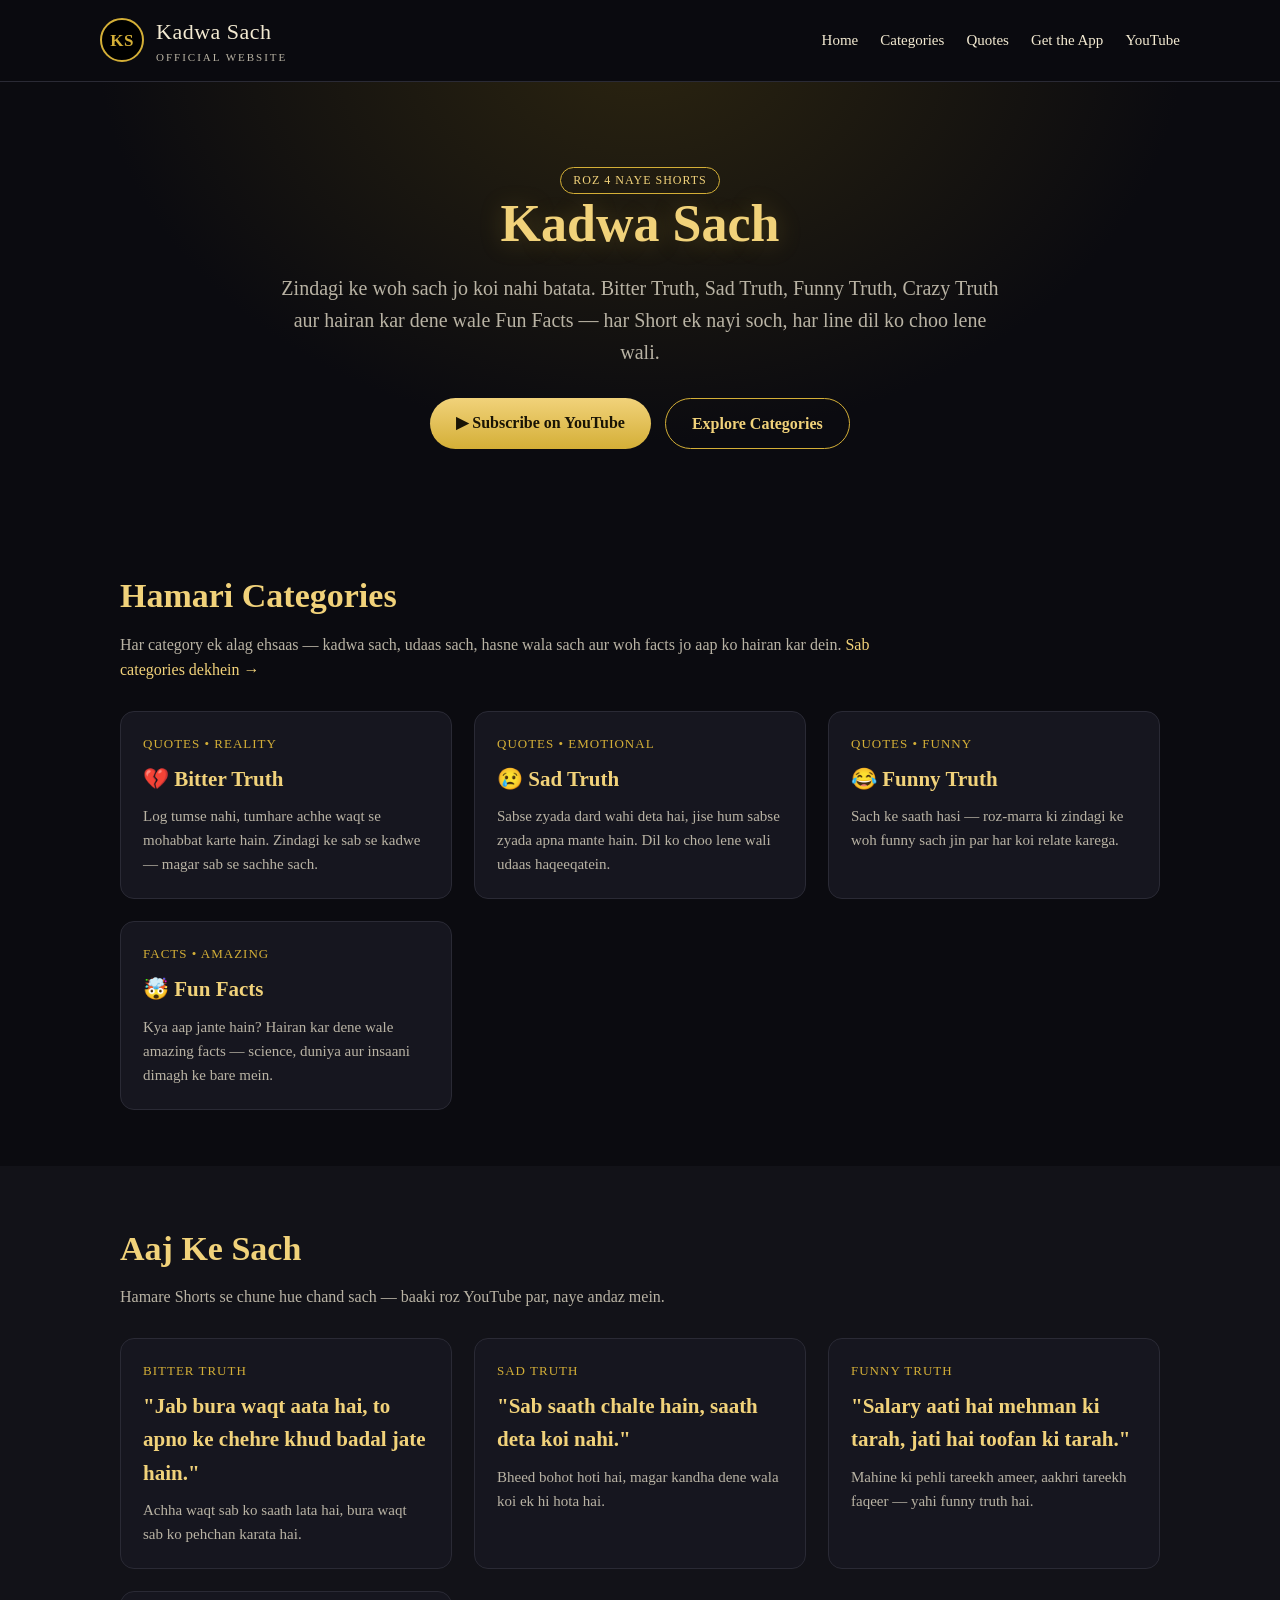
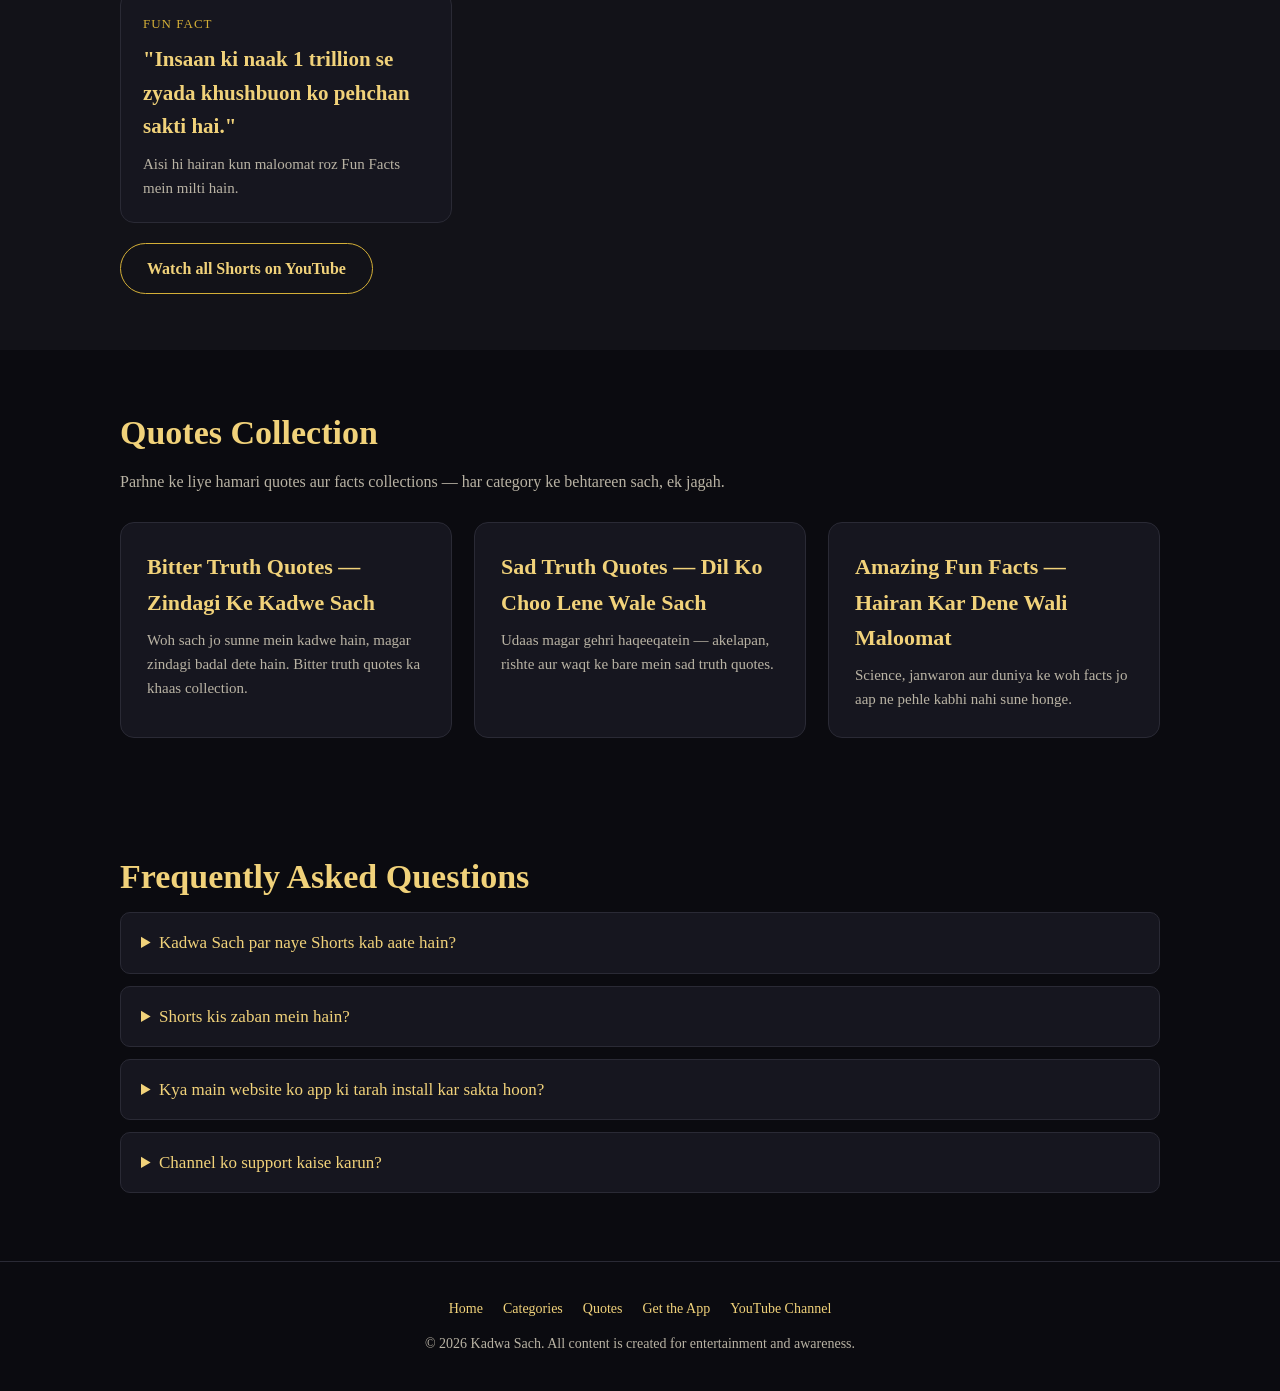
<file: index.html>
<!DOCTYPE html>
<html lang="en">
<head>
<meta charset="UTF-8">
<meta name="viewport" content="width=device-width, initial-scale=1.0">
<title>Kadwa Sach — Official Website | Bitter Truth, Sad Truth, Funny Truth & Fun Facts</title>
<meta name="description" content="Kadwa Sach official website. Roz naye Shorts: Bitter Truth, Sad Truth, Funny Truth, Crazy Truth aur amazing Fun Facts — Urdu/Hindi quotes jo dil ko choo jayein. Sach kadwa hota hai, magar zaroori hota hai.">
<meta name="keywords" content="Kadwa Sach, bitter truth, sad truth, funny truth, crazy truth, fun facts, urdu quotes, hindi quotes, zindagi ka sach, life truth, reality quotes, sachi baatein">
<link rel="canonical" href="https://kawishkhan402-spec.github.io/kadwa-sach/">
<meta property="og:type" content="website">
<meta property="og:site_name" content="Kadwa Sach">
<meta property="og:title" content="Kadwa Sach — Official Website">
<meta property="og:description" content="Bitter Truth, Sad Truth, Funny Truth aur Fun Facts — roz 4 naye Shorts. Sach kadwa hota hai, magar zaroori hota hai.">
<meta property="og:url" content="https://kawishkhan402-spec.github.io/kadwa-sach/">
<meta property="og:image" content="https://kawishkhan402-spec.github.io/kadwa-sach/icon-512.png">
<meta name="twitter:card" content="summary_large_image">
<meta name="theme-color" content="#0b0b10">
<link rel="icon" href="icon-192.png">
<link rel="apple-touch-icon" href="icon-192.png">
<link rel="manifest" href="manifest.json">
<link rel="stylesheet" href="style.css">
<script type="application/ld+json">
{"@context":"https://schema.org","@type":"WebSite","name":"Kadwa Sach","url":"https://kawishkhan402-spec.github.io/kadwa-sach/","description":"Official website of the Kadwa Sach YouTube channel — Bitter Truth, Sad Truth, Funny Truth, Crazy Truth and Fun Facts Shorts in Urdu/Hindi.","publisher":{"@type":"Organization","name":"Kadwa Sach","sameAs":["https://www.youtube.com/channel/UCG80yiO4T9DucxOm7AHWokA"]}}
</script>
</head>
<body>
<div id="installBar">📲 Install the Kadwa Sach app — <button class="btn" id="installBtn" style="padding:6px 18px;font-size:14px">Install App</button></div>
<header class="site"><div class="wrap nav">
  <a class="logo" href="index.html"><span class="mh">KS</span><span>Kadwa Sach<small>Official Website</small></span></a>
  <nav class="links">
    <a href="index.html">Home</a><a href="dramas.html">Categories</a><a href="blog.html">Quotes</a><a href="app.html">Get the App</a><a href="https://www.youtube.com/channel/UCG80yiO4T9DucxOm7AHWokA" target="_blank" rel="noopener">YouTube</a>
  </nav>
</div></header>

<div class="hero"><div class="wrap">
  <span class="badge">Roz 4 naye Shorts</span>
  <h1>Kadwa Sach</h1>
  <p class="tag">Zindagi ke woh sach jo koi nahi batata. Bitter Truth, Sad Truth, Funny Truth, Crazy Truth aur hairan kar dene wale Fun Facts — har Short ek nayi soch, har line dil ko choo lene wali.</p>
  <div class="cta">
    <a class="btn" href="https://www.youtube.com/channel/UCG80yiO4T9DucxOm7AHWokA?sub_confirmation=1" target="_blank" rel="noopener">▶ Subscribe on YouTube</a>
    <a class="btn ghost" href="dramas.html">Explore Categories</a>
  </div>
</div></div>

<section><div class="wrap">
  <h2 class="sec">Hamari Categories</h2>
  <p class="lead">Har category ek alag ehsaas — kadwa sach, udaas sach, hasne wala sach aur woh facts jo aap ko hairan kar dein. <a href="dramas.html">Sab categories dekhein →</a></p>
  <div class="grid">
    <div class="card"><div class="meta">Quotes • Reality</div><h3>💔 Bitter Truth</h3><p>Log tumse nahi, tumhare achhe waqt se mohabbat karte hain. Zindagi ke sab se kadwe — magar sab se sachhe sach.</p></div>
    <div class="card"><div class="meta">Quotes • Emotional</div><h3>😢 Sad Truth</h3><p>Sabse zyada dard wahi deta hai, jise hum sabse zyada apna mante hain. Dil ko choo lene wali udaas haqeeqatein.</p></div>
    <div class="card"><div class="meta">Quotes • Funny</div><h3>😂 Funny Truth</h3><p>Sach ke saath hasi — roz-marra ki zindagi ke woh funny sach jin par har koi relate karega.</p></div>
    <div class="card"><div class="meta">Facts • Amazing</div><h3>🤯 Fun Facts</h3><p>Kya aap jante hain? Hairan kar dene wale amazing facts — science, duniya aur insaani dimagh ke bare mein.</p></div>
  </div>
</div></section>

<section style="background:var(--bg2)"><div class="wrap">
  <h2 class="sec">Aaj Ke Sach</h2>
  <p class="lead">Hamare Shorts se chune hue chand sach — baaki roz YouTube par, naye andaz mein.</p>
  <div class="grid">
    <div class="card"><div class="meta">Bitter Truth</div><h3>"Jab bura waqt aata hai, to apno ke chehre khud badal jate hain."</h3><p>Achha waqt sab ko saath lata hai, bura waqt sab ko pehchan karata hai.</p></div>
    <div class="card"><div class="meta">Sad Truth</div><h3>"Sab saath chalte hain, saath deta koi nahi."</h3><p>Bheed bohot hoti hai, magar kandha dene wala koi ek hi hota hai.</p></div>
    <div class="card"><div class="meta">Funny Truth</div><h3>"Salary aati hai mehman ki tarah, jati hai toofan ki tarah."</h3><p>Mahine ki pehli tareekh ameer, aakhri tareekh faqeer — yahi funny truth hai.</p></div>
    <div class="card"><div class="meta">Fun Fact</div><h3>"Insaan ki naak 1 trillion se zyada khushbuon ko pehchan sakti hai."</h3><p>Aisi hi hairan kun maloomat roz Fun Facts mein milti hain.</p></div>
  </div>
  <p style="margin-top:20px"><a class="btn ghost" href="https://www.youtube.com/channel/UCG80yiO4T9DucxOm7AHWokA/shorts" target="_blank" rel="noopener">Watch all Shorts on YouTube</a></p>
</div></section>

<section><div class="wrap">
  <h2 class="sec">Quotes Collection</h2>
  <p class="lead">Parhne ke liye hamari quotes aur facts collections — har category ke behtareen sach, ek jagah.</p>
  <div class="grid">
    <article class="post"><h3><a href="blog-mafia-hearts-ep1.html">Bitter Truth Quotes — Zindagi Ke Kadwe Sach</a></h3><p>Woh sach jo sunne mein kadwe hain, magar zindagi badal dete hain. Bitter truth quotes ka khaas collection.</p></article>
    <article class="post"><h3><a href="blog-ceo-secret-bride-ep1.html">Sad Truth Quotes — Dil Ko Choo Lene Wale Sach</a></h3><p>Udaas magar gehri haqeeqatein — akelapan, rishte aur waqt ke bare mein sad truth quotes.</p></article>
    <article class="post"><h3><a href="blog-top-10-dramas.html">Amazing Fun Facts — Hairan Kar Dene Wali Maloomat</a></h3><p>Science, janwaron aur duniya ke woh facts jo aap ne pehle kabhi nahi sune honge.</p></article>
  </div>
</div></section>

<section class="faq"><div class="wrap">
  <h2 class="sec">Frequently Asked Questions</h2>
  <details><summary>Kadwa Sach par naye Shorts kab aate hain?</summary><p>Roz 4 naye Shorts — 12:30 PM, 3:30 PM, 8:30 PM aur 10:30 PM (Pakistan time). Har slot ki category alag hoti hai.</p></details>
  <details><summary>Shorts kis zaban mein hain?</summary><p>Sab Shorts Urdu/Hindi awaz mein hain, aur har line screen par Roman Urdu mein likhi aati hai — taaki parhna bhi asaan ho.</p></details>
  <details><summary>Kya main website ko app ki tarah install kar sakta hoon?</summary><p>Ji haan! <a href="app.html">Get the App</a> page se aap is website ko apne phone par app ki tarah install kar sakte hain — baghair Play Store ke.</p></details>
  <details><summary>Channel ko support kaise karun?</summary><p>YouTube par subscribe karein, Shorts like aur doston ke saath share karein — yahi sab se bari support hai.</p></details>
</div></section>

<footer><div class="wrap">
  <div class="fl"><a href="index.html">Home</a><a href="dramas.html">Categories</a><a href="blog.html">Quotes</a><a href="app.html">Get the App</a><a href="https://www.youtube.com/channel/UCG80yiO4T9DucxOm7AHWokA" target="_blank" rel="noopener">YouTube Channel</a></div>
  <p>© 2026 Kadwa Sach. All content is created for entertainment and awareness.</p>
</div></footer>
<script src="app.js"></script>
</body>
</html>
</file>
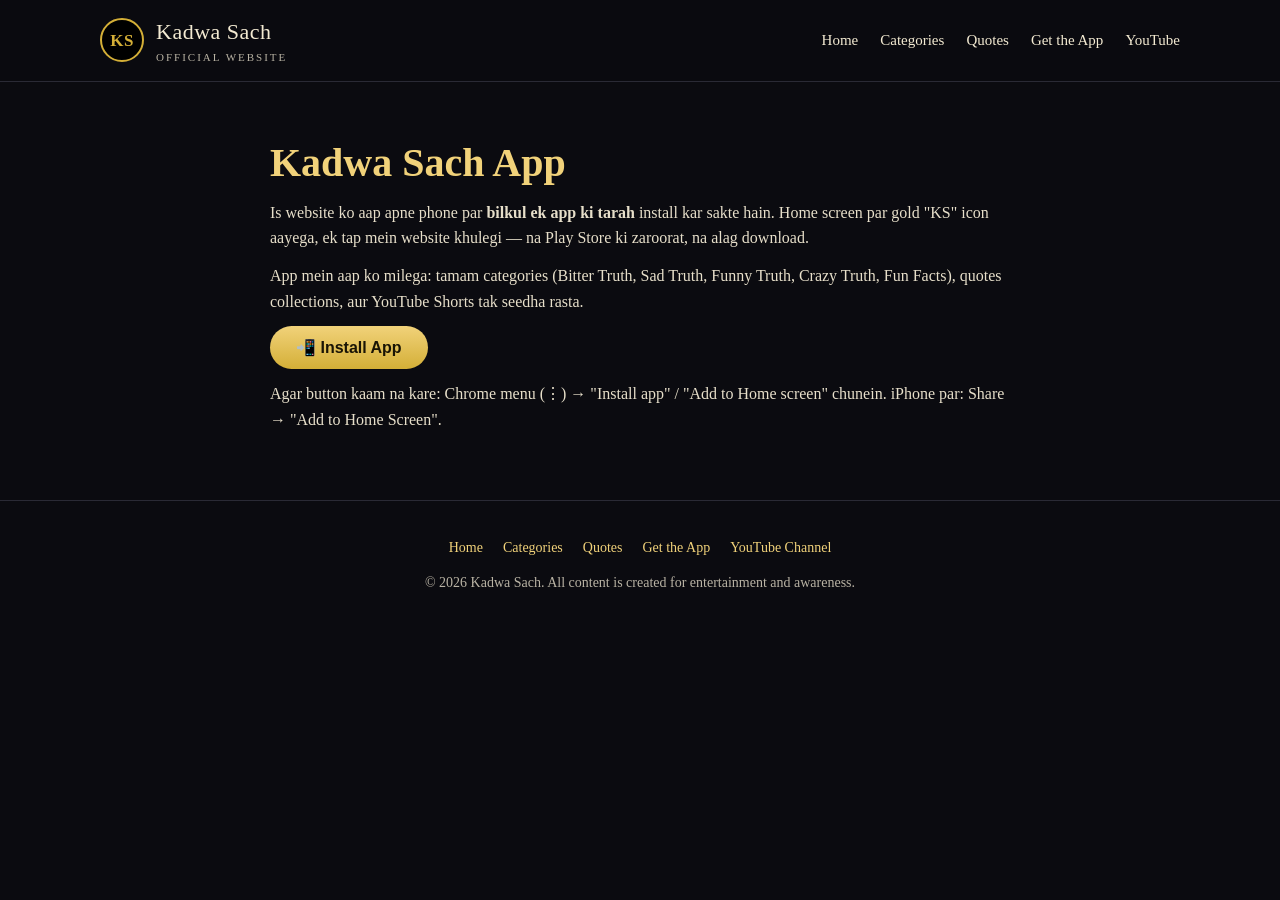
<file: app.html>
<!DOCTYPE html>
<html lang="en">
<head>
<meta charset="UTF-8">
<meta name="viewport" content="width=device-width, initial-scale=1.0">
<title>Get the App — Kadwa Sach | Install on Your Phone</title>
<meta name="description" content="Install the Kadwa Sach app on your phone — no Play Store needed. Bitter Truth, Sad Truth, Funny Truth aur Fun Facts, ek tap mein.">
<link rel="canonical" href="https://kawishkhan402-spec.github.io/kadwa-sach/app.html">
<meta property="og:type" content="website">
<meta property="og:title" content="Get the App — Kadwa Sach">
<meta property="og:description" content="Website ko phone par app ki tarah install karein — baghair Play Store ke.">
<meta property="og:url" content="https://kawishkhan402-spec.github.io/kadwa-sach/app.html">
<meta property="og:image" content="https://kawishkhan402-spec.github.io/kadwa-sach/icon-512.png">
<meta name="theme-color" content="#0b0b10">
<link rel="icon" href="icon-192.png">
<link rel="apple-touch-icon" href="icon-192.png">
<link rel="manifest" href="manifest.json">
<link rel="stylesheet" href="style.css">
</head>
<body>
<header class="site"><div class="wrap nav">
  <a class="logo" href="index.html"><span class="mh">KS</span><span>Kadwa Sach<small>Official Website</small></span></a>
  <nav class="links">
    <a href="index.html">Home</a><a href="dramas.html">Categories</a><a href="blog.html">Quotes</a><a href="app.html">Get the App</a><a href="https://www.youtube.com/channel/UCG80yiO4T9DucxOm7AHWokA" target="_blank" rel="noopener">YouTube</a>
  </nav>
</div></header>

<section><div class="wrap prose">
  <h1>Kadwa Sach App</h1>
  <p>Is website ko aap apne phone par <strong>bilkul ek app ki tarah</strong> install kar sakte hain. Home screen par gold "KS" icon aayega, ek tap mein website khulegi — na Play Store ki zaroorat, na alag download.</p>
  <p>App mein aap ko milega: tamam categories (Bitter Truth, Sad Truth, Funny Truth, Crazy Truth, Fun Facts), quotes collections, aur YouTube Shorts tak seedha rasta.</p>
  <p><button class="btn" id="installBtn2">📲 Install App</button></p>
  <p>Agar button kaam na kare: Chrome menu (⋮) → "Install app" / "Add to Home screen" chunein. iPhone par: Share → "Add to Home Screen".</p>
</div></section>

<footer><div class="wrap">
  <div class="fl"><a href="index.html">Home</a><a href="dramas.html">Categories</a><a href="blog.html">Quotes</a><a href="app.html">Get the App</a><a href="https://www.youtube.com/channel/UCG80yiO4T9DucxOm7AHWokA" target="_blank" rel="noopener">YouTube Channel</a></div>
  <p>© 2026 Kadwa Sach. All content is created for entertainment and awareness.</p>
</div></footer>
<script src="app.js"></script>
</body>
</html>
</file>
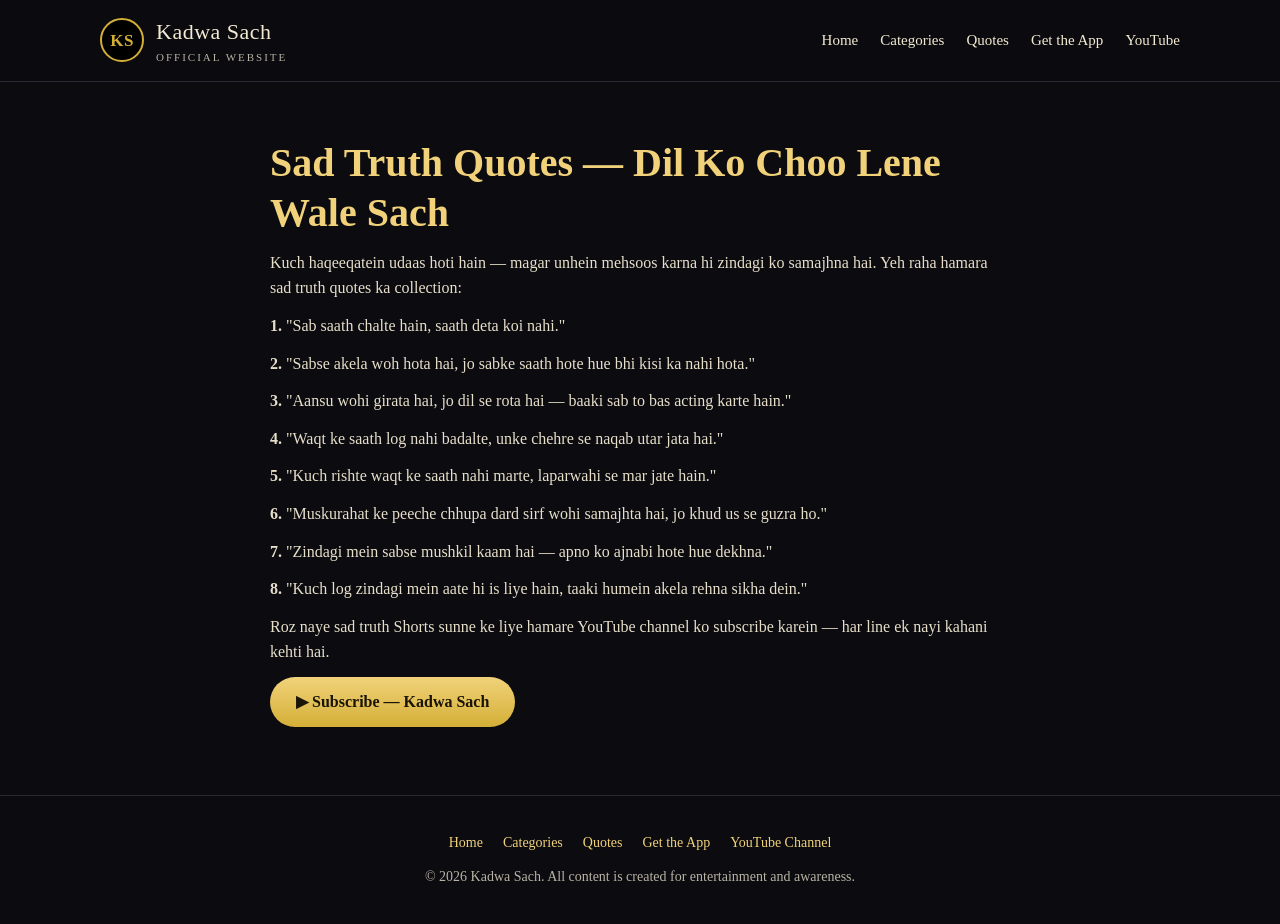
<file: blog-ceo-secret-bride-ep1.html>
<!DOCTYPE html>
<html lang="en">
<head>
<meta charset="UTF-8">
<meta name="viewport" content="width=device-width, initial-scale=1.0">
<title>Sad Truth Quotes — Dil Ko Choo Lene Wale Sach | Kadwa Sach</title>
<meta name="description" content="Sad truth quotes in Roman Urdu: akelapan, dard, rishte aur waqt ki udaas haqeeqatein jo dil ko choo jayein.">
<meta name="keywords" content="sad truth quotes, udaas sach, urdu sad quotes, life reality, kadwa sach">
<link rel="canonical" href="https://kawishkhan402-spec.github.io/kadwa-sach/blog-ceo-secret-bride-ep1.html">
<meta property="og:type" content="article">
<meta property="og:title" content="Sad Truth Quotes — Dil Ko Choo Lene Wale Sach">
<meta property="og:description" content="Akelapan aur dard ki woh haqeeqatein jo har dil mehsoos karta hai.">
<meta property="og:url" content="https://kawishkhan402-spec.github.io/kadwa-sach/blog-ceo-secret-bride-ep1.html">
<meta property="og:image" content="https://kawishkhan402-spec.github.io/kadwa-sach/icon-512.png">
<meta name="theme-color" content="#0b0b10">
<link rel="icon" href="icon-192.png">
<link rel="manifest" href="manifest.json">
<link rel="stylesheet" href="style.css">
</head>
<body>
<header class="site"><div class="wrap nav">
  <a class="logo" href="index.html"><span class="mh">KS</span><span>Kadwa Sach<small>Official Website</small></span></a>
  <nav class="links">
    <a href="index.html">Home</a><a href="dramas.html">Categories</a><a href="blog.html">Quotes</a><a href="app.html">Get the App</a><a href="https://www.youtube.com/channel/UCG80yiO4T9DucxOm7AHWokA" target="_blank" rel="noopener">YouTube</a>
  </nav>
</div></header>

<section><div class="wrap prose">
  <h1>Sad Truth Quotes — Dil Ko Choo Lene Wale Sach</h1>
  <p>Kuch haqeeqatein udaas hoti hain — magar unhein mehsoos karna hi zindagi ko samajhna hai. Yeh raha hamara sad truth quotes ka collection:</p>
  <p><strong>1.</strong> "Sab saath chalte hain, saath deta koi nahi."</p>
  <p><strong>2.</strong> "Sabse akela woh hota hai, jo sabke saath hote hue bhi kisi ka nahi hota."</p>
  <p><strong>3.</strong> "Aansu wohi girata hai, jo dil se rota hai — baaki sab to bas acting karte hain."</p>
  <p><strong>4.</strong> "Waqt ke saath log nahi badalte, unke chehre se naqab utar jata hai."</p>
  <p><strong>5.</strong> "Kuch rishte waqt ke saath nahi marte, laparwahi se mar jate hain."</p>
  <p><strong>6.</strong> "Muskurahat ke peeche chhupa dard sirf wohi samajhta hai, jo khud us se guzra ho."</p>
  <p><strong>7.</strong> "Zindagi mein sabse mushkil kaam hai — apno ko ajnabi hote hue dekhna."</p>
  <p><strong>8.</strong> "Kuch log zindagi mein aate hi is liye hain, taaki humein akela rehna sikha dein."</p>
  <p>Roz naye sad truth Shorts sunne ke liye hamare YouTube channel ko subscribe karein — har line ek nayi kahani kehti hai.</p>
  <p><a class="btn" href="https://www.youtube.com/channel/UCG80yiO4T9DucxOm7AHWokA?sub_confirmation=1" target="_blank" rel="noopener">▶ Subscribe — Kadwa Sach</a></p>
</div></section>

<footer><div class="wrap">
  <div class="fl"><a href="index.html">Home</a><a href="dramas.html">Categories</a><a href="blog.html">Quotes</a><a href="app.html">Get the App</a><a href="https://www.youtube.com/channel/UCG80yiO4T9DucxOm7AHWokA" target="_blank" rel="noopener">YouTube Channel</a></div>
  <p>© 2026 Kadwa Sach. All content is created for entertainment and awareness.</p>
</div></footer>
<script src="app.js"></script>
</body>
</html>
</file>
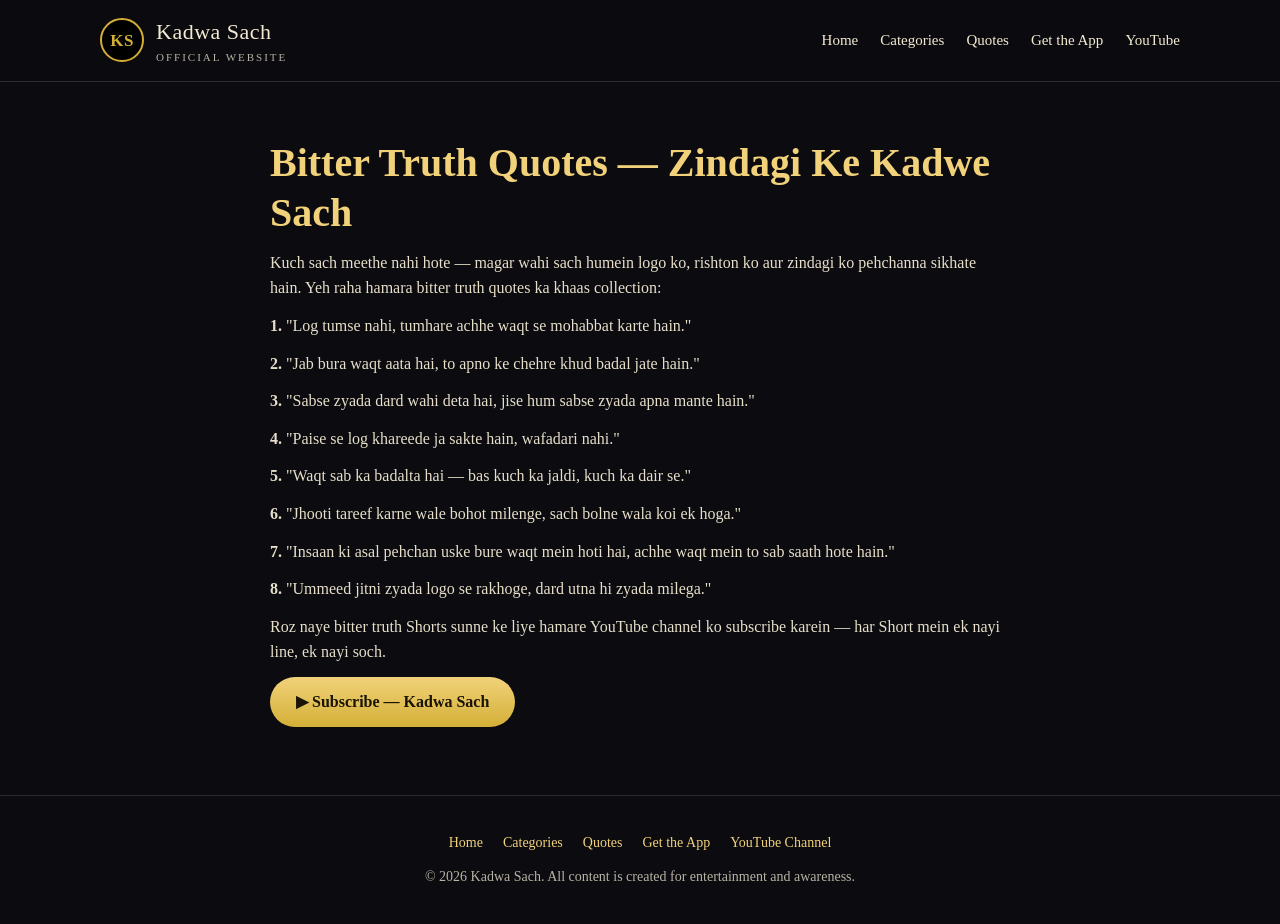
<file: blog-mafia-hearts-ep1.html>
<!DOCTYPE html>
<html lang="en">
<head>
<meta charset="UTF-8">
<meta name="viewport" content="width=device-width, initial-scale=1.0">
<title>Bitter Truth Quotes — Zindagi Ke Kadwe Sach | Kadwa Sach</title>
<meta name="description" content="Bitter truth quotes in Roman Urdu: zindagi, rishton aur logo ke kadwe sach. Log tumse nahi, tumhare achhe waqt se mohabbat karte hain — aur bhi gehre sach.">
<meta name="keywords" content="bitter truth quotes, kadwa sach, zindagi ke sach, urdu quotes, life truth">
<link rel="canonical" href="https://kawishkhan402-spec.github.io/kadwa-sach/blog-mafia-hearts-ep1.html">
<meta property="og:type" content="article">
<meta property="og:title" content="Bitter Truth Quotes — Zindagi Ke Kadwe Sach">
<meta property="og:description" content="Woh sach jo sunne mein kadwe hain, magar zindagi badal dete hain.">
<meta property="og:url" content="https://kawishkhan402-spec.github.io/kadwa-sach/blog-mafia-hearts-ep1.html">
<meta property="og:image" content="https://kawishkhan402-spec.github.io/kadwa-sach/icon-512.png">
<meta name="theme-color" content="#0b0b10">
<link rel="icon" href="icon-192.png">
<link rel="manifest" href="manifest.json">
<link rel="stylesheet" href="style.css">
</head>
<body>
<header class="site"><div class="wrap nav">
  <a class="logo" href="index.html"><span class="mh">KS</span><span>Kadwa Sach<small>Official Website</small></span></a>
  <nav class="links">
    <a href="index.html">Home</a><a href="dramas.html">Categories</a><a href="blog.html">Quotes</a><a href="app.html">Get the App</a><a href="https://www.youtube.com/channel/UCG80yiO4T9DucxOm7AHWokA" target="_blank" rel="noopener">YouTube</a>
  </nav>
</div></header>

<section><div class="wrap prose">
  <h1>Bitter Truth Quotes — Zindagi Ke Kadwe Sach</h1>
  <p>Kuch sach meethe nahi hote — magar wahi sach humein logo ko, rishton ko aur zindagi ko pehchanna sikhate hain. Yeh raha hamara bitter truth quotes ka khaas collection:</p>
  <p><strong>1.</strong> "Log tumse nahi, tumhare achhe waqt se mohabbat karte hain."</p>
  <p><strong>2.</strong> "Jab bura waqt aata hai, to apno ke chehre khud badal jate hain."</p>
  <p><strong>3.</strong> "Sabse zyada dard wahi deta hai, jise hum sabse zyada apna mante hain."</p>
  <p><strong>4.</strong> "Paise se log khareede ja sakte hain, wafadari nahi."</p>
  <p><strong>5.</strong> "Waqt sab ka badalta hai — bas kuch ka jaldi, kuch ka dair se."</p>
  <p><strong>6.</strong> "Jhooti tareef karne wale bohot milenge, sach bolne wala koi ek hoga."</p>
  <p><strong>7.</strong> "Insaan ki asal pehchan uske bure waqt mein hoti hai, achhe waqt mein to sab saath hote hain."</p>
  <p><strong>8.</strong> "Ummeed jitni zyada logo se rakhoge, dard utna hi zyada milega."</p>
  <p>Roz naye bitter truth Shorts sunne ke liye hamare YouTube channel ko subscribe karein — har Short mein ek nayi line, ek nayi soch.</p>
  <p><a class="btn" href="https://www.youtube.com/channel/UCG80yiO4T9DucxOm7AHWokA?sub_confirmation=1" target="_blank" rel="noopener">▶ Subscribe — Kadwa Sach</a></p>
</div></section>

<footer><div class="wrap">
  <div class="fl"><a href="index.html">Home</a><a href="dramas.html">Categories</a><a href="blog.html">Quotes</a><a href="app.html">Get the App</a><a href="https://www.youtube.com/channel/UCG80yiO4T9DucxOm7AHWokA" target="_blank" rel="noopener">YouTube Channel</a></div>
  <p>© 2026 Kadwa Sach. All content is created for entertainment and awareness.</p>
</div></footer>
<script src="app.js"></script>
</body>
</html>
</file>
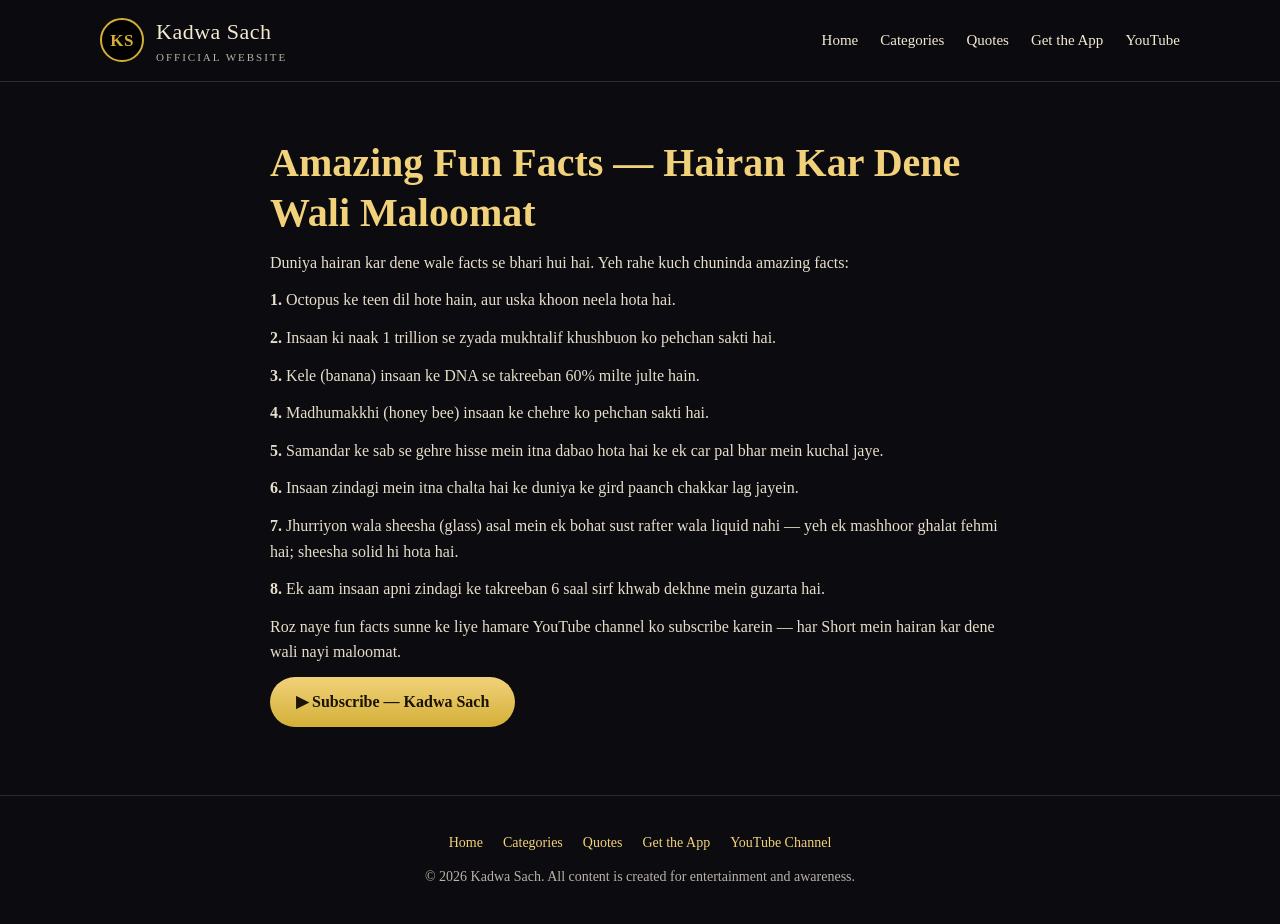
<file: blog-top-10-dramas.html>
<!DOCTYPE html>
<html lang="en">
<head>
<meta charset="UTF-8">
<meta name="viewport" content="width=device-width, initial-scale=1.0">
<title>Amazing Fun Facts — Hairan Kar Dene Wali Maloomat | Kadwa Sach</title>
<meta name="description" content="Amazing fun facts: science, janwaron, duniya aur insaani jism ke hairan kar dene wale facts — kya aap jante hain ke octopus ke teen dil hote hain?">
<meta name="keywords" content="fun facts, amazing facts, did you know, hairan kar dene wale facts, facts in urdu">
<link rel="canonical" href="https://kawishkhan402-spec.github.io/kadwa-sach/blog-top-10-dramas.html">
<meta property="og:type" content="article">
<meta property="og:title" content="Amazing Fun Facts — Hairan Kar Dene Wali Maloomat">
<meta property="og:description" content="Woh facts jo sun kar aap hairan reh jayenge.">
<meta property="og:url" content="https://kawishkhan402-spec.github.io/kadwa-sach/blog-top-10-dramas.html">
<meta property="og:image" content="https://kawishkhan402-spec.github.io/kadwa-sach/icon-512.png">
<meta name="theme-color" content="#0b0b10">
<link rel="icon" href="icon-192.png">
<link rel="manifest" href="manifest.json">
<link rel="stylesheet" href="style.css">
</head>
<body>
<header class="site"><div class="wrap nav">
  <a class="logo" href="index.html"><span class="mh">KS</span><span>Kadwa Sach<small>Official Website</small></span></a>
  <nav class="links">
    <a href="index.html">Home</a><a href="dramas.html">Categories</a><a href="blog.html">Quotes</a><a href="app.html">Get the App</a><a href="https://www.youtube.com/channel/UCG80yiO4T9DucxOm7AHWokA" target="_blank" rel="noopener">YouTube</a>
  </nav>
</div></header>

<section><div class="wrap prose">
  <h1>Amazing Fun Facts — Hairan Kar Dene Wali Maloomat</h1>
  <p>Duniya hairan kar dene wale facts se bhari hui hai. Yeh rahe kuch chuninda amazing facts:</p>
  <p><strong>1.</strong> Octopus ke teen dil hote hain, aur uska khoon neela hota hai.</p>
  <p><strong>2.</strong> Insaan ki naak 1 trillion se zyada mukhtalif khushbuon ko pehchan sakti hai.</p>
  <p><strong>3.</strong> Kele (banana) insaan ke DNA se takreeban 60% milte julte hain.</p>
  <p><strong>4.</strong> Madhumakkhi (honey bee) insaan ke chehre ko pehchan sakti hai.</p>
  <p><strong>5.</strong> Samandar ke sab se gehre hisse mein itna dabao hota hai ke ek car pal bhar mein kuchal jaye.</p>
  <p><strong>6.</strong> Insaan zindagi mein itna chalta hai ke duniya ke gird paanch chakkar lag jayein.</p>
  <p><strong>7.</strong> Jhurriyon wala sheesha (glass) asal mein ek bohat sust rafter wala liquid nahi — yeh ek mashhoor ghalat fehmi hai; sheesha solid hi hota hai.</p>
  <p><strong>8.</strong> Ek aam insaan apni zindagi ke takreeban 6 saal sirf khwab dekhne mein guzarta hai.</p>
  <p>Roz naye fun facts sunne ke liye hamare YouTube channel ko subscribe karein — har Short mein hairan kar dene wali nayi maloomat.</p>
  <p><a class="btn" href="https://www.youtube.com/channel/UCG80yiO4T9DucxOm7AHWokA?sub_confirmation=1" target="_blank" rel="noopener">▶ Subscribe — Kadwa Sach</a></p>
</div></section>

<footer><div class="wrap">
  <div class="fl"><a href="index.html">Home</a><a href="dramas.html">Categories</a><a href="blog.html">Quotes</a><a href="app.html">Get the App</a><a href="https://www.youtube.com/channel/UCG80yiO4T9DucxOm7AHWokA" target="_blank" rel="noopener">YouTube Channel</a></div>
  <p>© 2026 Kadwa Sach. All content is created for entertainment and awareness.</p>
</div></footer>
<script src="app.js"></script>
</body>
</html>
</file>
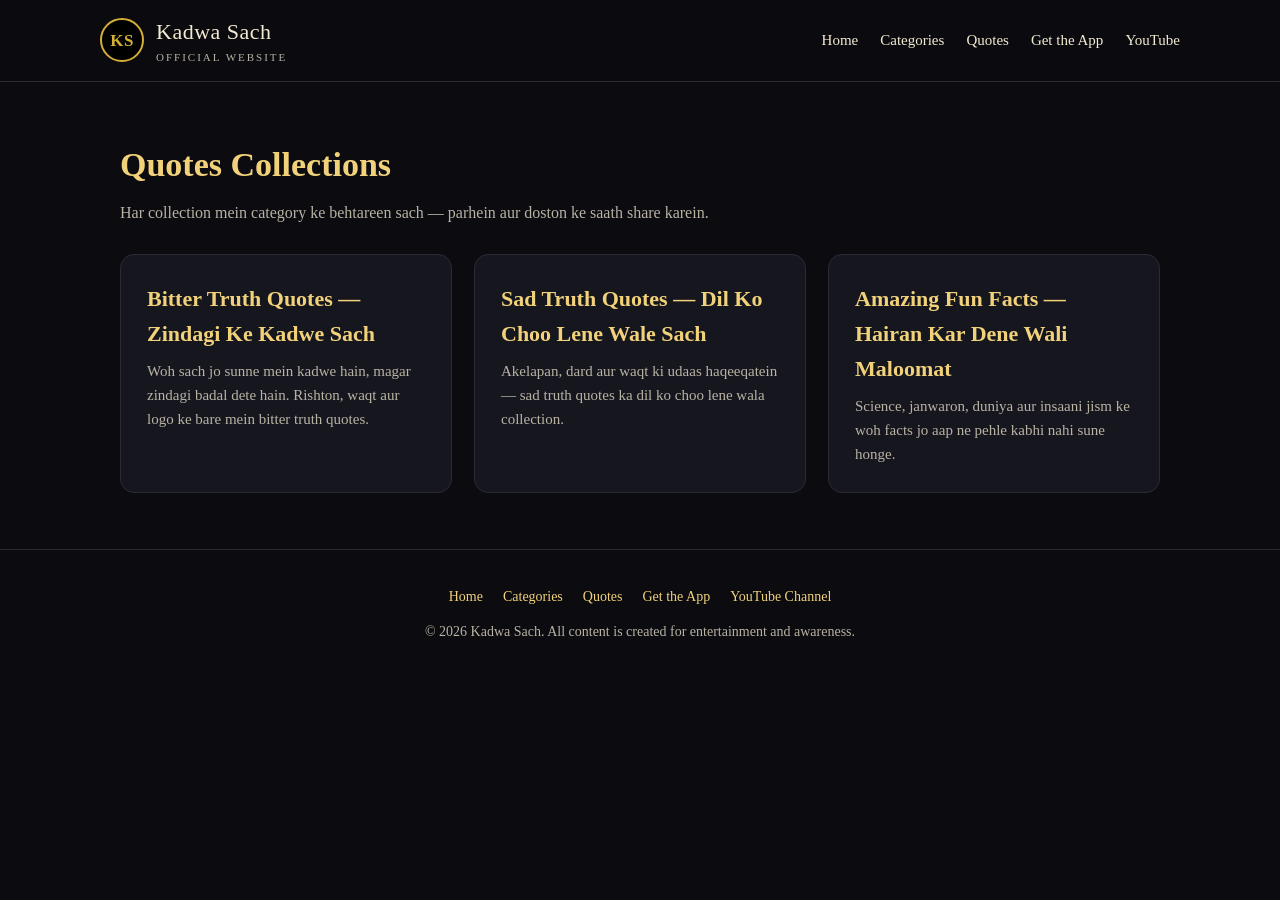
<file: blog.html>
<!DOCTYPE html>
<html lang="en">
<head>
<meta charset="UTF-8">
<meta name="viewport" content="width=device-width, initial-scale=1.0">
<title>Quotes — Kadwa Sach | Bitter Truth, Sad Truth & Fun Facts Collections</title>
<meta name="description" content="Kadwa Sach quotes collections: bitter truth quotes, sad truth quotes aur amazing fun facts — parhein, share karein aur roz naye Shorts YouTube par dekhein.">
<meta name="keywords" content="Kadwa Sach quotes, bitter truth quotes, sad truth quotes, fun facts, urdu quotes collection">
<link rel="canonical" href="https://kawishkhan402-spec.github.io/kadwa-sach/blog.html">
<meta property="og:type" content="website">
<meta property="og:title" content="Quotes — Kadwa Sach">
<meta property="og:description" content="Bitter truth, sad truth aur fun facts ki collections.">
<meta property="og:url" content="https://kawishkhan402-spec.github.io/kadwa-sach/blog.html">
<meta property="og:image" content="https://kawishkhan402-spec.github.io/kadwa-sach/icon-512.png">
<meta name="theme-color" content="#0b0b10">
<link rel="icon" href="icon-192.png">
<link rel="manifest" href="manifest.json">
<link rel="stylesheet" href="style.css">
</head>
<body>
<header class="site"><div class="wrap nav">
  <a class="logo" href="index.html"><span class="mh">KS</span><span>Kadwa Sach<small>Official Website</small></span></a>
  <nav class="links">
    <a href="index.html">Home</a><a href="dramas.html">Categories</a><a href="blog.html">Quotes</a><a href="app.html">Get the App</a><a href="https://www.youtube.com/channel/UCG80yiO4T9DucxOm7AHWokA" target="_blank" rel="noopener">YouTube</a>
  </nav>
</div></header>

<section><div class="wrap">
  <h2 class="sec">Quotes Collections</h2>
  <p class="lead">Har collection mein category ke behtareen sach — parhein aur doston ke saath share karein.</p>
  <div class="grid">
    <article class="post"><h3><a href="blog-mafia-hearts-ep1.html">Bitter Truth Quotes — Zindagi Ke Kadwe Sach</a></h3><p>Woh sach jo sunne mein kadwe hain, magar zindagi badal dete hain. Rishton, waqt aur logo ke bare mein bitter truth quotes.</p></article>
    <article class="post"><h3><a href="blog-ceo-secret-bride-ep1.html">Sad Truth Quotes — Dil Ko Choo Lene Wale Sach</a></h3><p>Akelapan, dard aur waqt ki udaas haqeeqatein — sad truth quotes ka dil ko choo lene wala collection.</p></article>
    <article class="post"><h3><a href="blog-top-10-dramas.html">Amazing Fun Facts — Hairan Kar Dene Wali Maloomat</a></h3><p>Science, janwaron, duniya aur insaani jism ke woh facts jo aap ne pehle kabhi nahi sune honge.</p></article>
  </div>
</div></section>

<footer><div class="wrap">
  <div class="fl"><a href="index.html">Home</a><a href="dramas.html">Categories</a><a href="blog.html">Quotes</a><a href="app.html">Get the App</a><a href="https://www.youtube.com/channel/UCG80yiO4T9DucxOm7AHWokA" target="_blank" rel="noopener">YouTube Channel</a></div>
  <p>© 2026 Kadwa Sach. All content is created for entertainment and awareness.</p>
</div></footer>
<script src="app.js"></script>
</body>
</html>
</file>
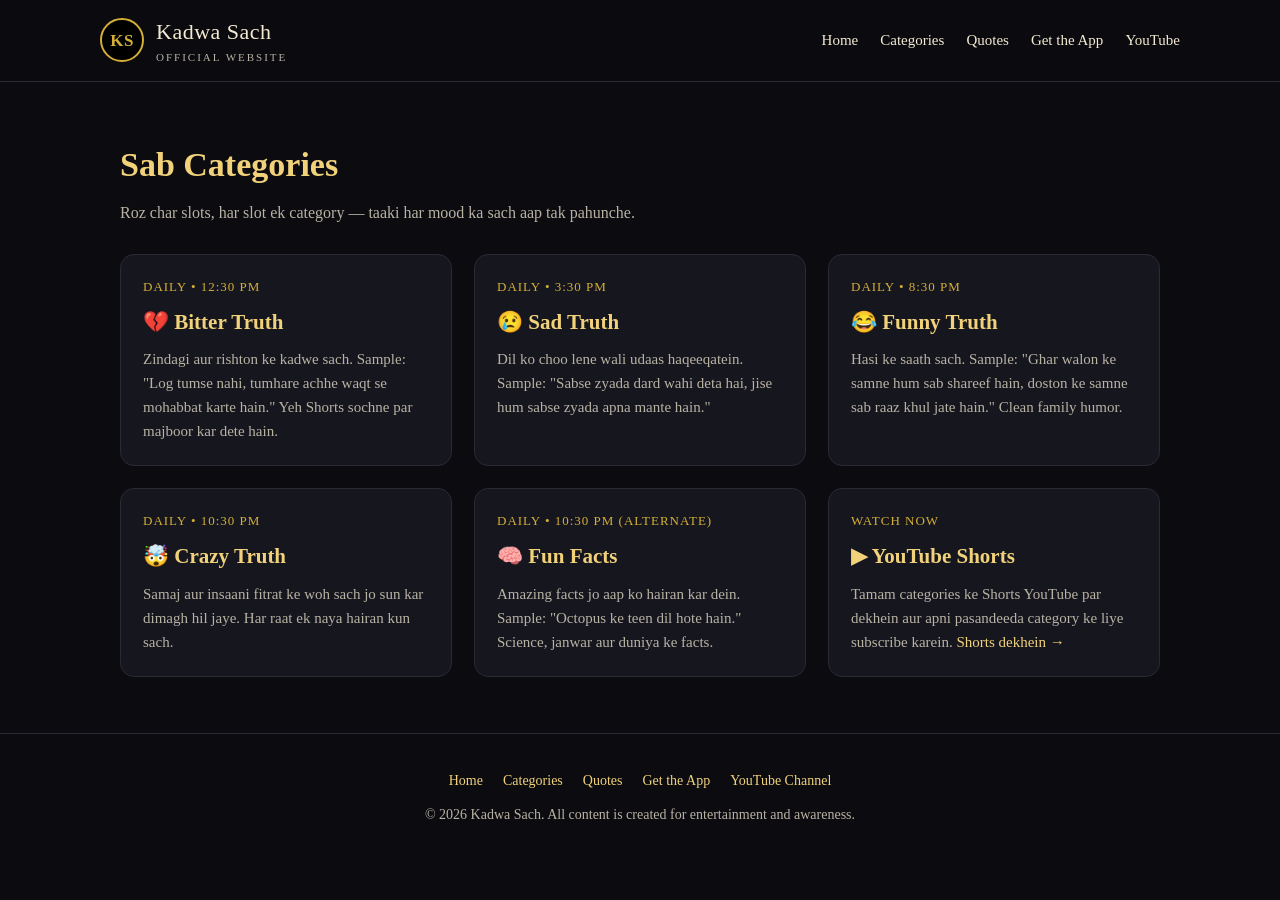
<file: dramas.html>
<!DOCTYPE html>
<html lang="en">
<head>
<meta charset="UTF-8">
<meta name="viewport" content="width=device-width, initial-scale=1.0">
<title>Categories — Kadwa Sach | Bitter Truth, Sad Truth, Funny Truth, Crazy Truth & Fun Facts</title>
<meta name="description" content="Kadwa Sach ki tamam categories: Bitter Truth, Sad Truth, Funny Truth, Crazy Truth aur Fun Facts. Har category ke Shorts roz YouTube par.">
<meta name="keywords" content="Kadwa Sach categories, bitter truth, sad truth, funny truth, crazy truth, fun facts, urdu quotes">
<link rel="canonical" href="https://kawishkhan402-spec.github.io/kadwa-sach/dramas.html">
<meta property="og:type" content="website">
<meta property="og:title" content="Categories — Kadwa Sach">
<meta property="og:description" content="Bitter Truth, Sad Truth, Funny Truth, Crazy Truth aur Fun Facts — har category ek alag ehsaas.">
<meta property="og:url" content="https://kawishkhan402-spec.github.io/kadwa-sach/dramas.html">
<meta property="og:image" content="https://kawishkhan402-spec.github.io/kadwa-sach/icon-512.png">
<meta name="theme-color" content="#0b0b10">
<link rel="icon" href="icon-192.png">
<link rel="manifest" href="manifest.json">
<link rel="stylesheet" href="style.css">
</head>
<body>
<header class="site"><div class="wrap nav">
  <a class="logo" href="index.html"><span class="mh">KS</span><span>Kadwa Sach<small>Official Website</small></span></a>
  <nav class="links">
    <a href="index.html">Home</a><a href="dramas.html">Categories</a><a href="blog.html">Quotes</a><a href="app.html">Get the App</a><a href="https://www.youtube.com/channel/UCG80yiO4T9DucxOm7AHWokA" target="_blank" rel="noopener">YouTube</a>
  </nav>
</div></header>

<section><div class="wrap">
  <h2 class="sec">Sab Categories</h2>
  <p class="lead">Roz char slots, har slot ek category — taaki har mood ka sach aap tak pahunche.</p>
  <div class="grid">
    <div class="card"><div class="meta">Daily • 12:30 PM</div><h3>💔 Bitter Truth</h3><p>Zindagi aur rishton ke kadwe sach. Sample: "Log tumse nahi, tumhare achhe waqt se mohabbat karte hain." Yeh Shorts sochne par majboor kar dete hain.</p></div>
    <div class="card"><div class="meta">Daily • 3:30 PM</div><h3>😢 Sad Truth</h3><p>Dil ko choo lene wali udaas haqeeqatein. Sample: "Sabse zyada dard wahi deta hai, jise hum sabse zyada apna mante hain."</p></div>
    <div class="card"><div class="meta">Daily • 8:30 PM</div><h3>😂 Funny Truth</h3><p>Hasi ke saath sach. Sample: "Ghar walon ke samne hum sab shareef hain, doston ke samne sab raaz khul jate hain." Clean family humor.</p></div>
    <div class="card"><div class="meta">Daily • 10:30 PM</div><h3>🤯 Crazy Truth</h3><p>Samaj aur insaani fitrat ke woh sach jo sun kar dimagh hil jaye. Har raat ek naya hairan kun sach.</p></div>
    <div class="card"><div class="meta">Daily • 10:30 PM (alternate)</div><h3>🧠 Fun Facts</h3><p>Amazing facts jo aap ko hairan kar dein. Sample: "Octopus ke teen dil hote hain." Science, janwar aur duniya ke facts.</p></div>
    <div class="card"><div class="meta">Watch Now</div><h3>▶ YouTube Shorts</h3><p>Tamam categories ke Shorts YouTube par dekhein aur apni pasandeeda category ke liye subscribe karein. <a href="https://www.youtube.com/channel/UCG80yiO4T9DucxOm7AHWokA/shorts" target="_blank" rel="noopener">Shorts dekhein →</a></p></div>
  </div>
</div></section>

<footer><div class="wrap">
  <div class="fl"><a href="index.html">Home</a><a href="dramas.html">Categories</a><a href="blog.html">Quotes</a><a href="app.html">Get the App</a><a href="https://www.youtube.com/channel/UCG80yiO4T9DucxOm7AHWokA" target="_blank" rel="noopener">YouTube Channel</a></div>
  <p>© 2026 Kadwa Sach. All content is created for entertainment and awareness.</p>
</div></footer>
<script src="app.js"></script>
</body>
</html>
</file>
<file: style.css>
:root{
  --bg:#0b0b10; --bg2:#121218; --card:#16161f; --gold:#d4af37; --gold2:#f1d27a;
  --text:#f3ead2; --muted:#b9b3a4; --line:#2a2a35;
}
*{margin:0;padding:0;box-sizing:border-box}
html{scroll-behavior:smooth}
body{background:var(--bg);color:var(--text);font-family:Georgia,'Times New Roman',serif;line-height:1.6}
a{color:var(--gold2);text-decoration:none}
a:hover{text-decoration:underline}
.wrap{max-width:1080px;margin:0 auto;padding:0 20px}
header.site{position:sticky;top:0;z-index:50;background:rgba(11,11,16,.92);backdrop-filter:blur(8px);border-bottom:1px solid var(--line)}
.nav{display:flex;align-items:center;justify-content:space-between;padding:14px 0}
.logo{display:flex;align-items:center;gap:12px;font-size:22px;letter-spacing:.5px;color:var(--text)}
.logo:hover{text-decoration:none}
.mh{width:44px;height:44px;border:2px solid var(--gold);border-radius:50%;display:flex;align-items:center;justify-content:center;color:var(--gold);font-weight:bold;font-size:17px;background:#000}
.logo small{display:block;font-size:11px;color:var(--muted);letter-spacing:2px;text-transform:uppercase}
nav.links{display:flex;gap:22px;flex-wrap:wrap}
nav.links a{color:var(--text);font-size:15px}
nav.links a:hover{color:var(--gold2);text-decoration:none}
.btn{display:inline-block;background:linear-gradient(180deg,var(--gold2),var(--gold));color:#191405;padding:12px 26px;border-radius:30px;font-weight:bold;font-size:16px;border:0;cursor:pointer}
.btn:hover{text-decoration:none;filter:brightness(1.07)}
.btn.ghost{background:transparent;color:var(--gold2);border:1px solid var(--gold)}
.hero{padding:84px 0 64px;text-align:center;background:radial-gradient(ellipse at 50% -10%,#2b2410 0%,var(--bg) 60%)}
.hero h1{font-size:52px;line-height:1.15;color:var(--gold2);text-shadow:0 2px 24px rgba(212,175,55,.25)}
.hero .tag{font-size:20px;color:var(--muted);max-width:720px;margin:18px auto 30px}
.hero .cta{display:flex;gap:14px;justify-content:center;flex-wrap:wrap}
section{padding:56px 0}
h2.sec{font-size:34px;color:var(--gold2);margin-bottom:8px}
p.lead{color:var(--muted);max-width:760px;margin-bottom:28px}
.grid{display:grid;grid-template-columns:repeat(auto-fill,minmax(300px,1fr));gap:22px}
.card{background:var(--card);border:1px solid var(--line);border-radius:14px;padding:22px}
.card h3{color:var(--gold2);font-size:21px;margin-bottom:8px}
.card p{color:var(--muted);font-size:15px}
.card .meta{font-size:13px;color:var(--gold);letter-spacing:1px;text-transform:uppercase;margin-bottom:8px}
.video{position:relative;padding-top:56.25%;border-radius:12px;overflow:hidden;border:1px solid var(--line);background:#000}
.video iframe{position:absolute;inset:0;width:100%;height:100%;border:0}
.video.short{padding-top:177.78%;max-width:320px;margin:0 auto}
.shorts-row{display:grid;grid-template-columns:repeat(auto-fit,minmax(260px,1fr));gap:22px}
article.post{background:var(--card);border:1px solid var(--line);border-radius:14px;padding:26px}
article.post h3{font-size:22px}
article.post h3 a{color:var(--gold2)}
article.post p{color:var(--muted);font-size:15px;margin-top:8px}
.prose{max-width:780px}
.prose h1{font-size:40px;color:var(--gold2);line-height:1.25;margin-bottom:10px}
.prose h2{font-size:26px;color:var(--gold2);margin:30px 0 10px}
.prose p{margin:12px 0;color:#e7dfca}
.prose .meta{color:var(--muted);font-size:14px;margin-bottom:20px}
.faq details{background:var(--card);border:1px solid var(--line);border-radius:10px;padding:16px 20px;margin-bottom:12px}
.faq summary{cursor:pointer;color:var(--gold2);font-size:17px}
.faq p{color:var(--muted);margin-top:8px;font-size:15px}
footer{border-top:1px solid var(--line);padding:36px 0;color:var(--muted);font-size:14px;text-align:center}
footer .fl{display:flex;gap:20px;justify-content:center;flex-wrap:wrap;margin-bottom:12px}
.badge{display:inline-block;border:1px solid var(--gold);color:var(--gold2);border-radius:20px;padding:3px 12px;font-size:12px;letter-spacing:1px;text-transform:uppercase}
#installBar{display:none;background:#1a1607;border-bottom:1px solid var(--gold);color:var(--text);text-align:center;padding:10px 16px;font-size:15px}
@media(max-width:640px){.hero h1{font-size:36px}.nav{flex-direction:column;gap:10px}}
</file>
